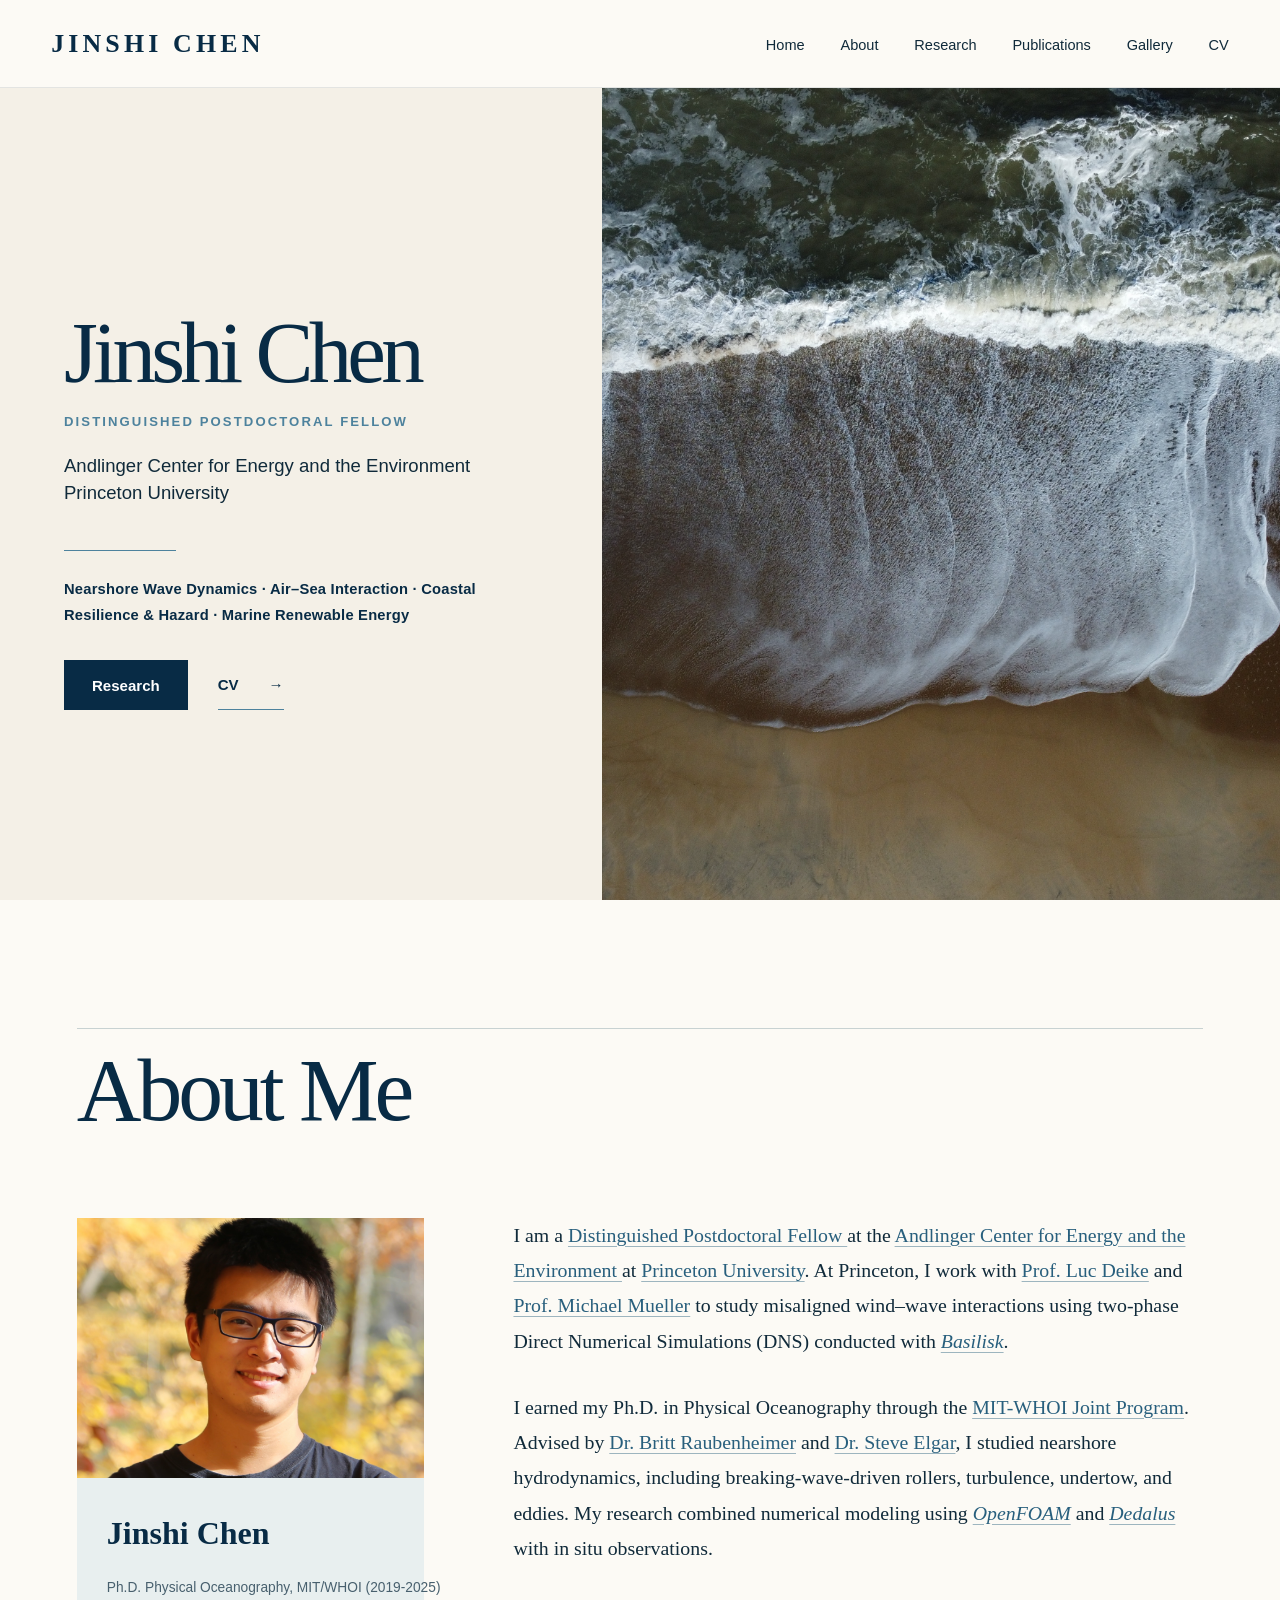
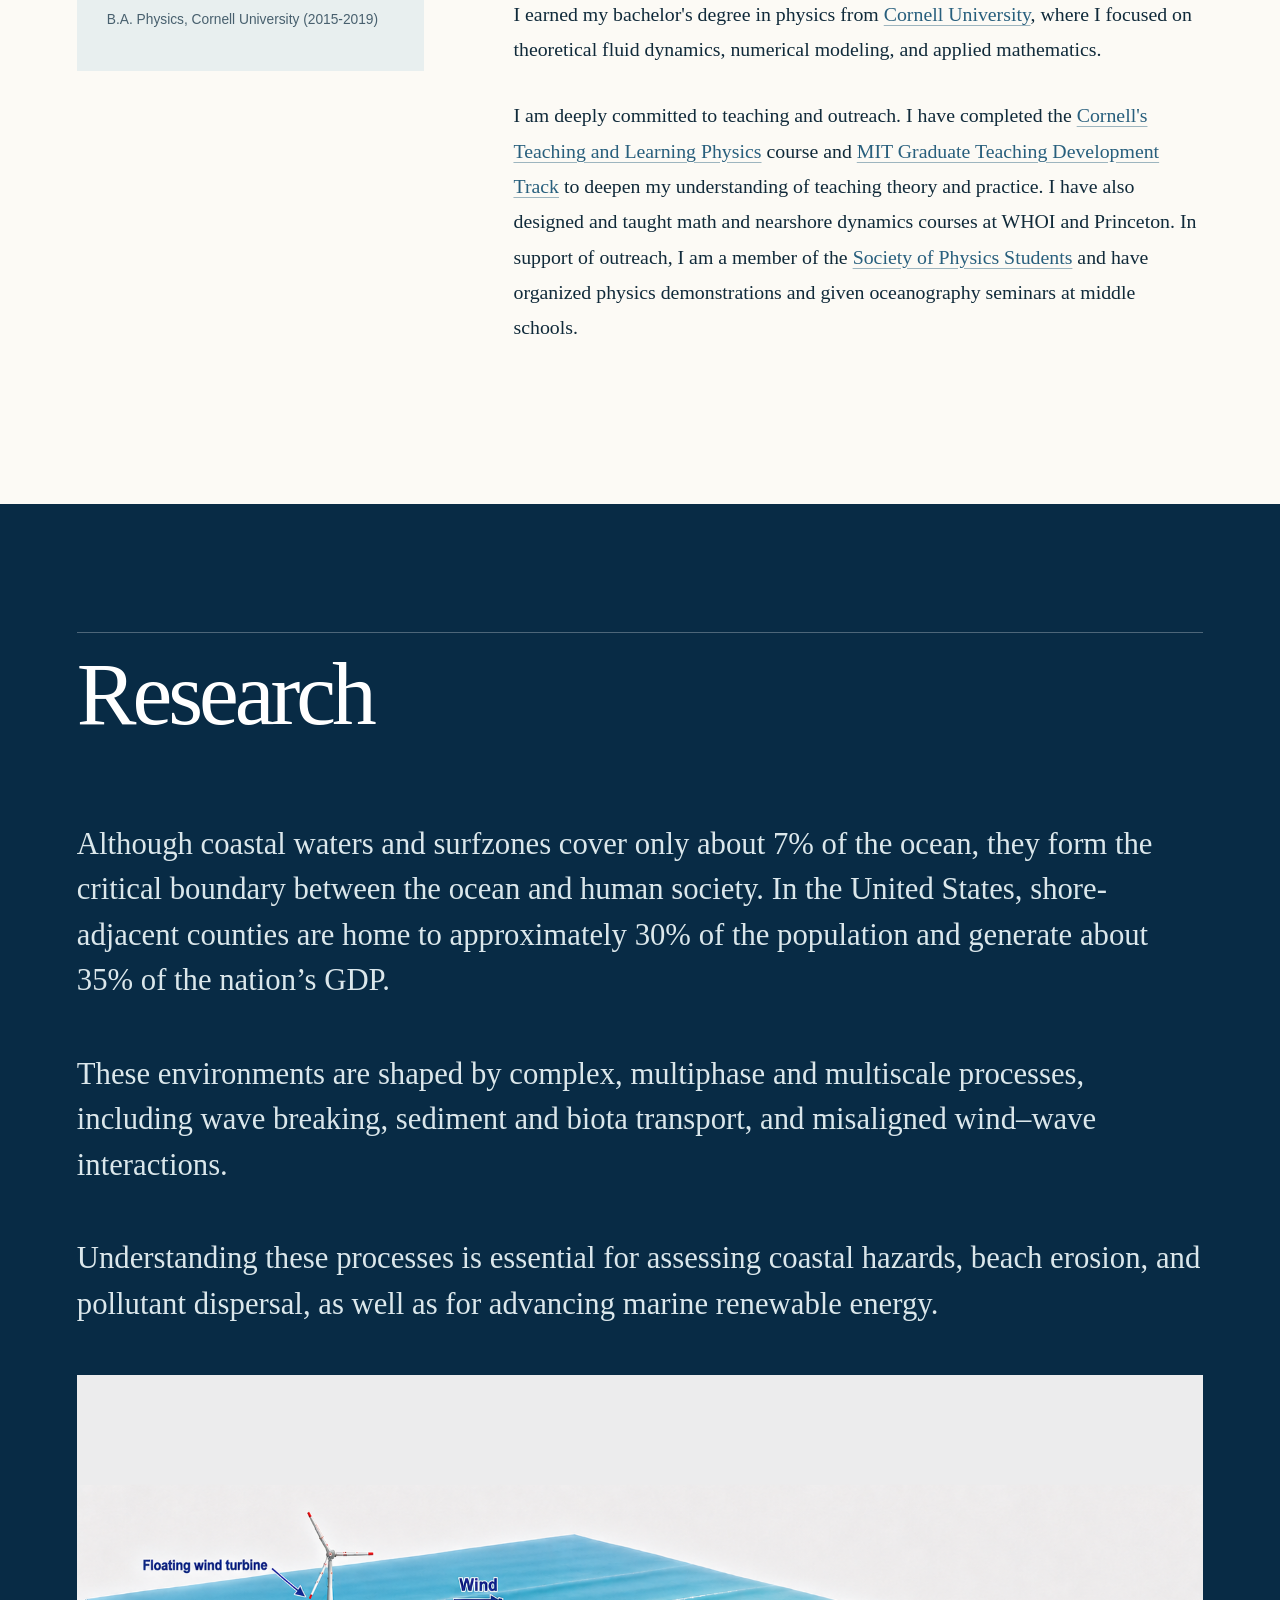
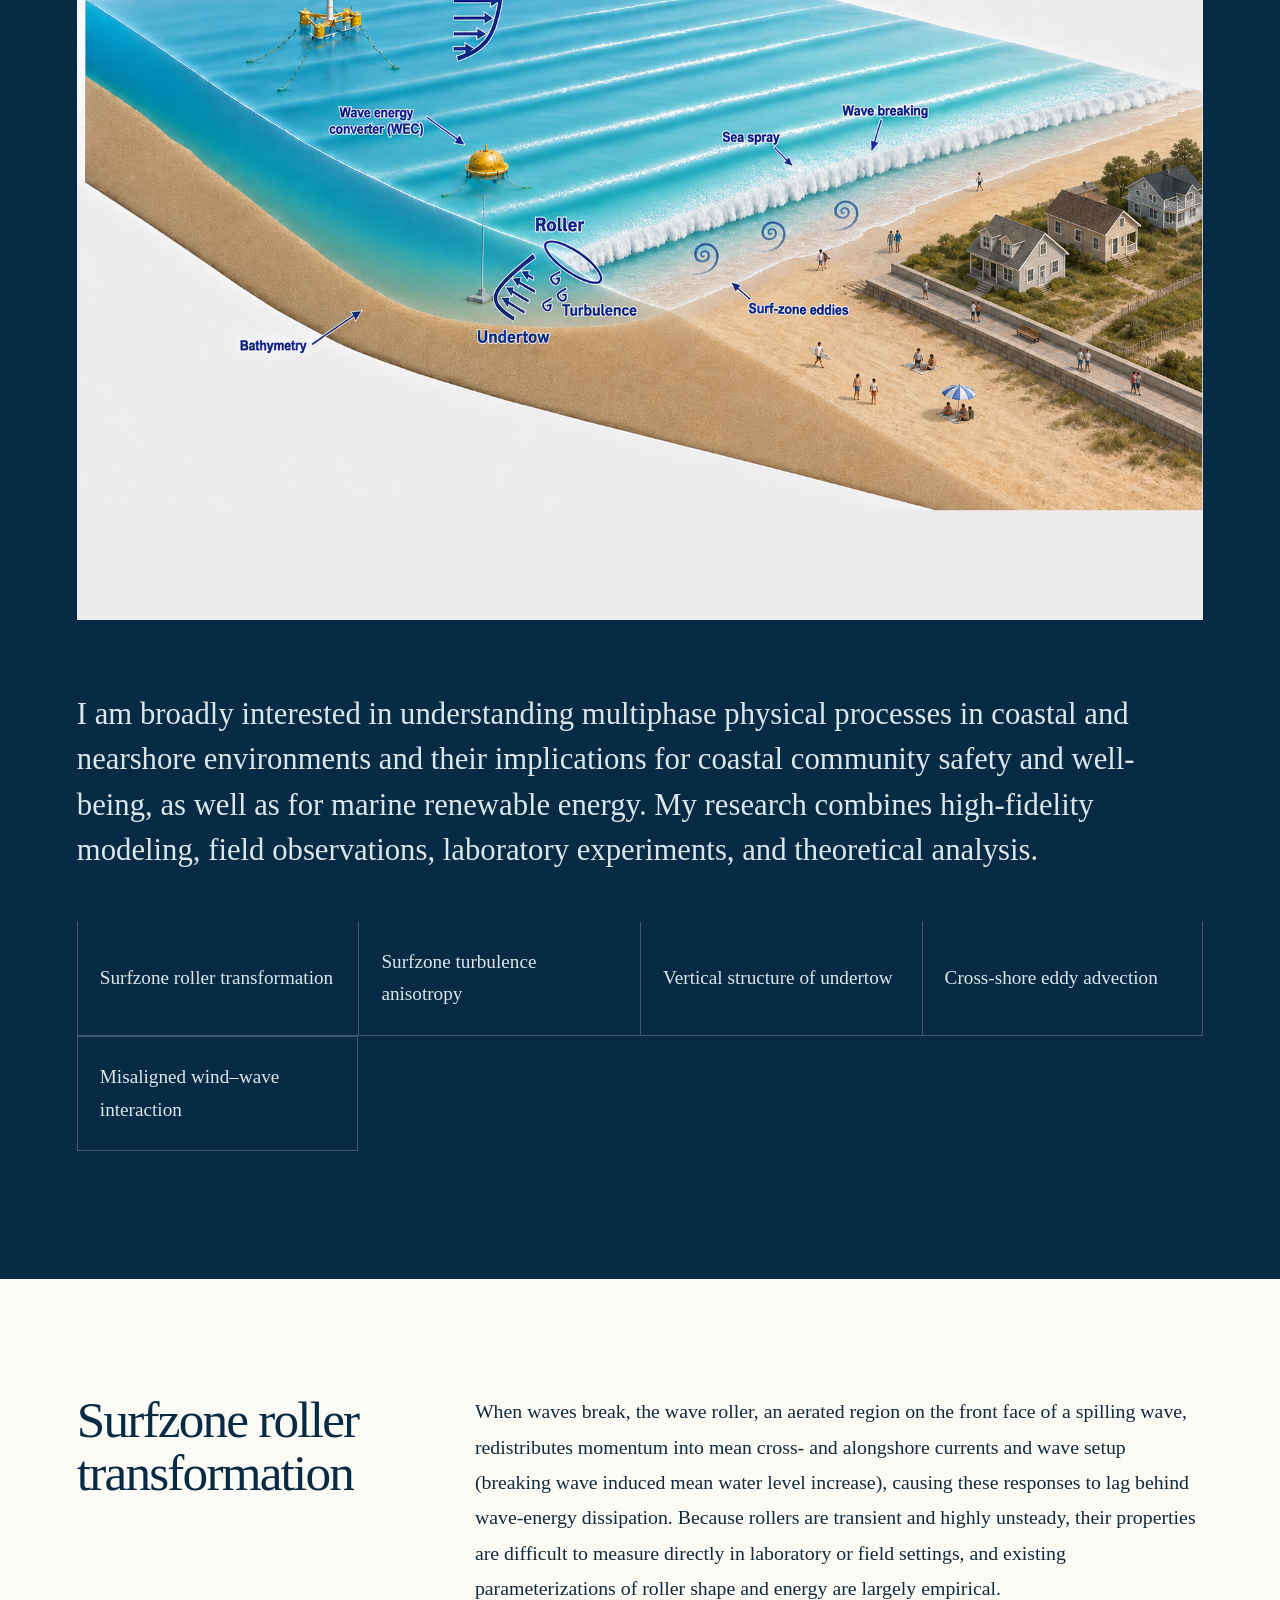
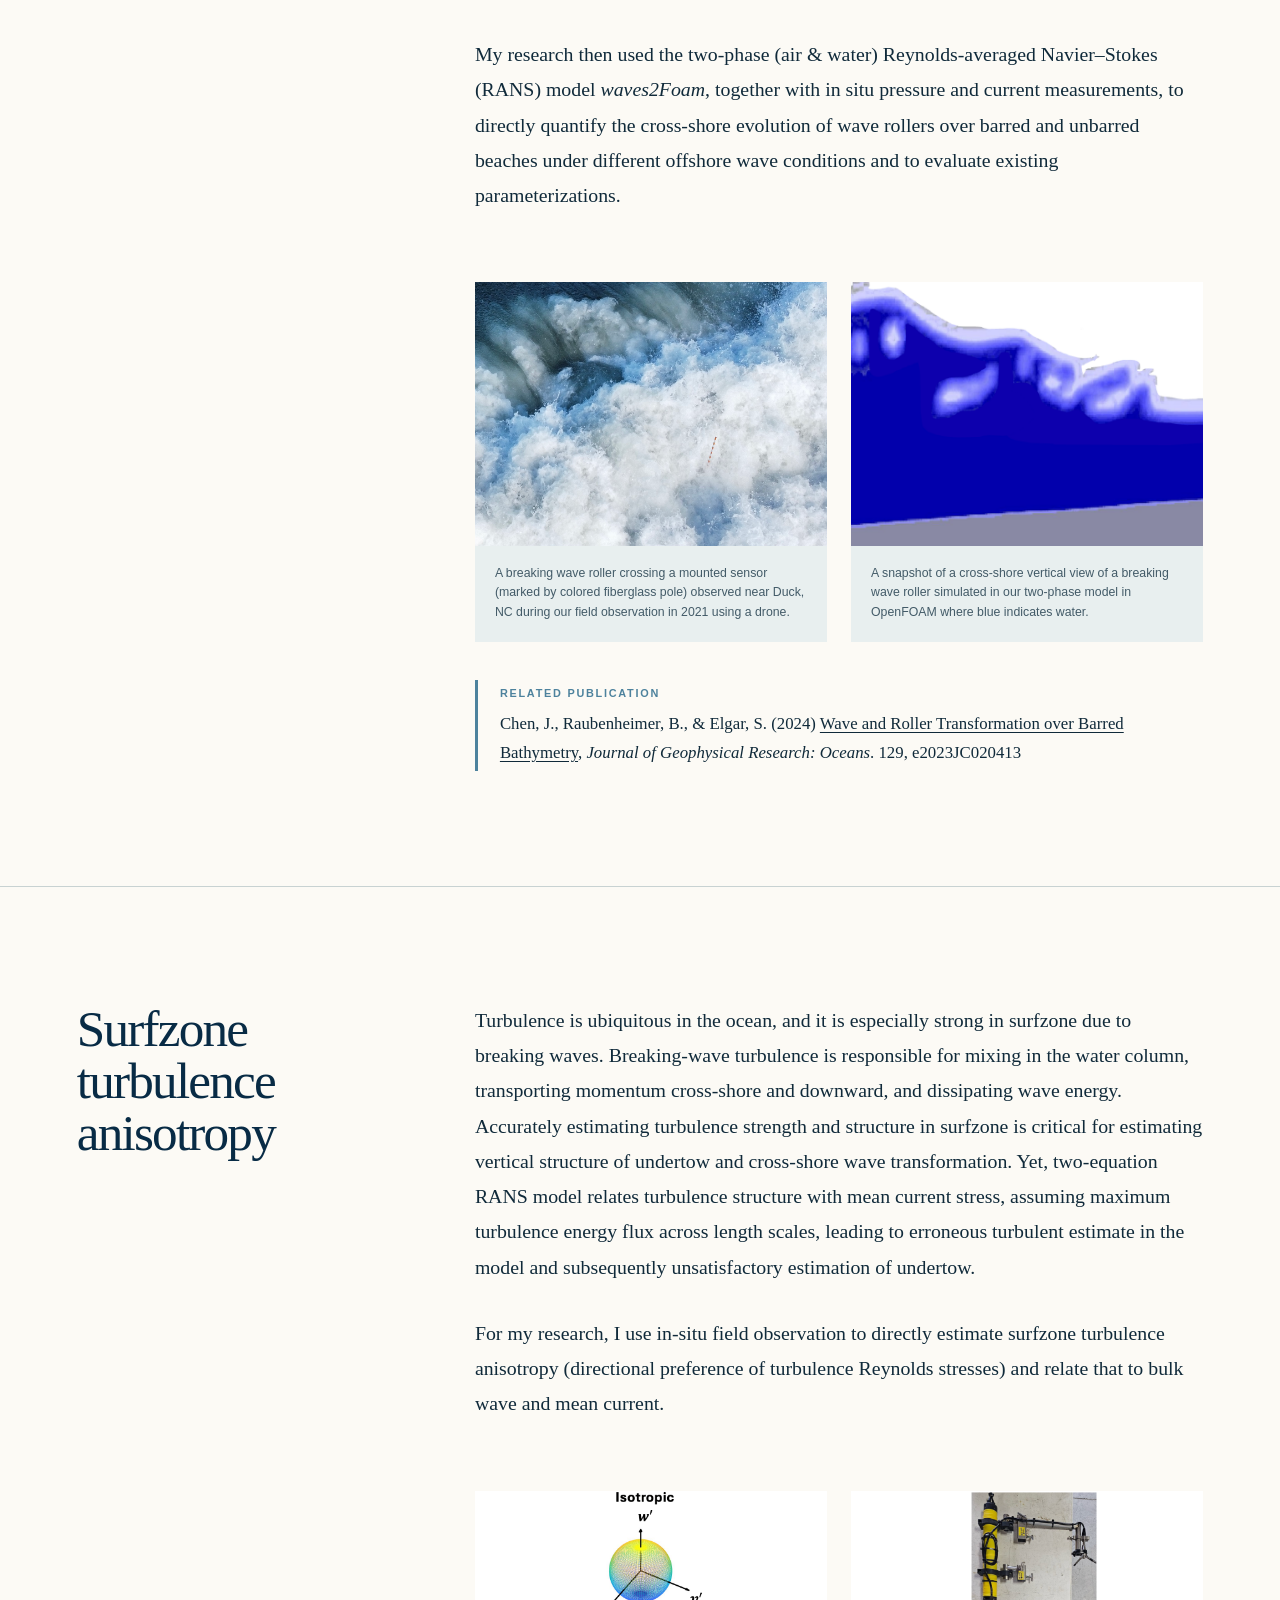
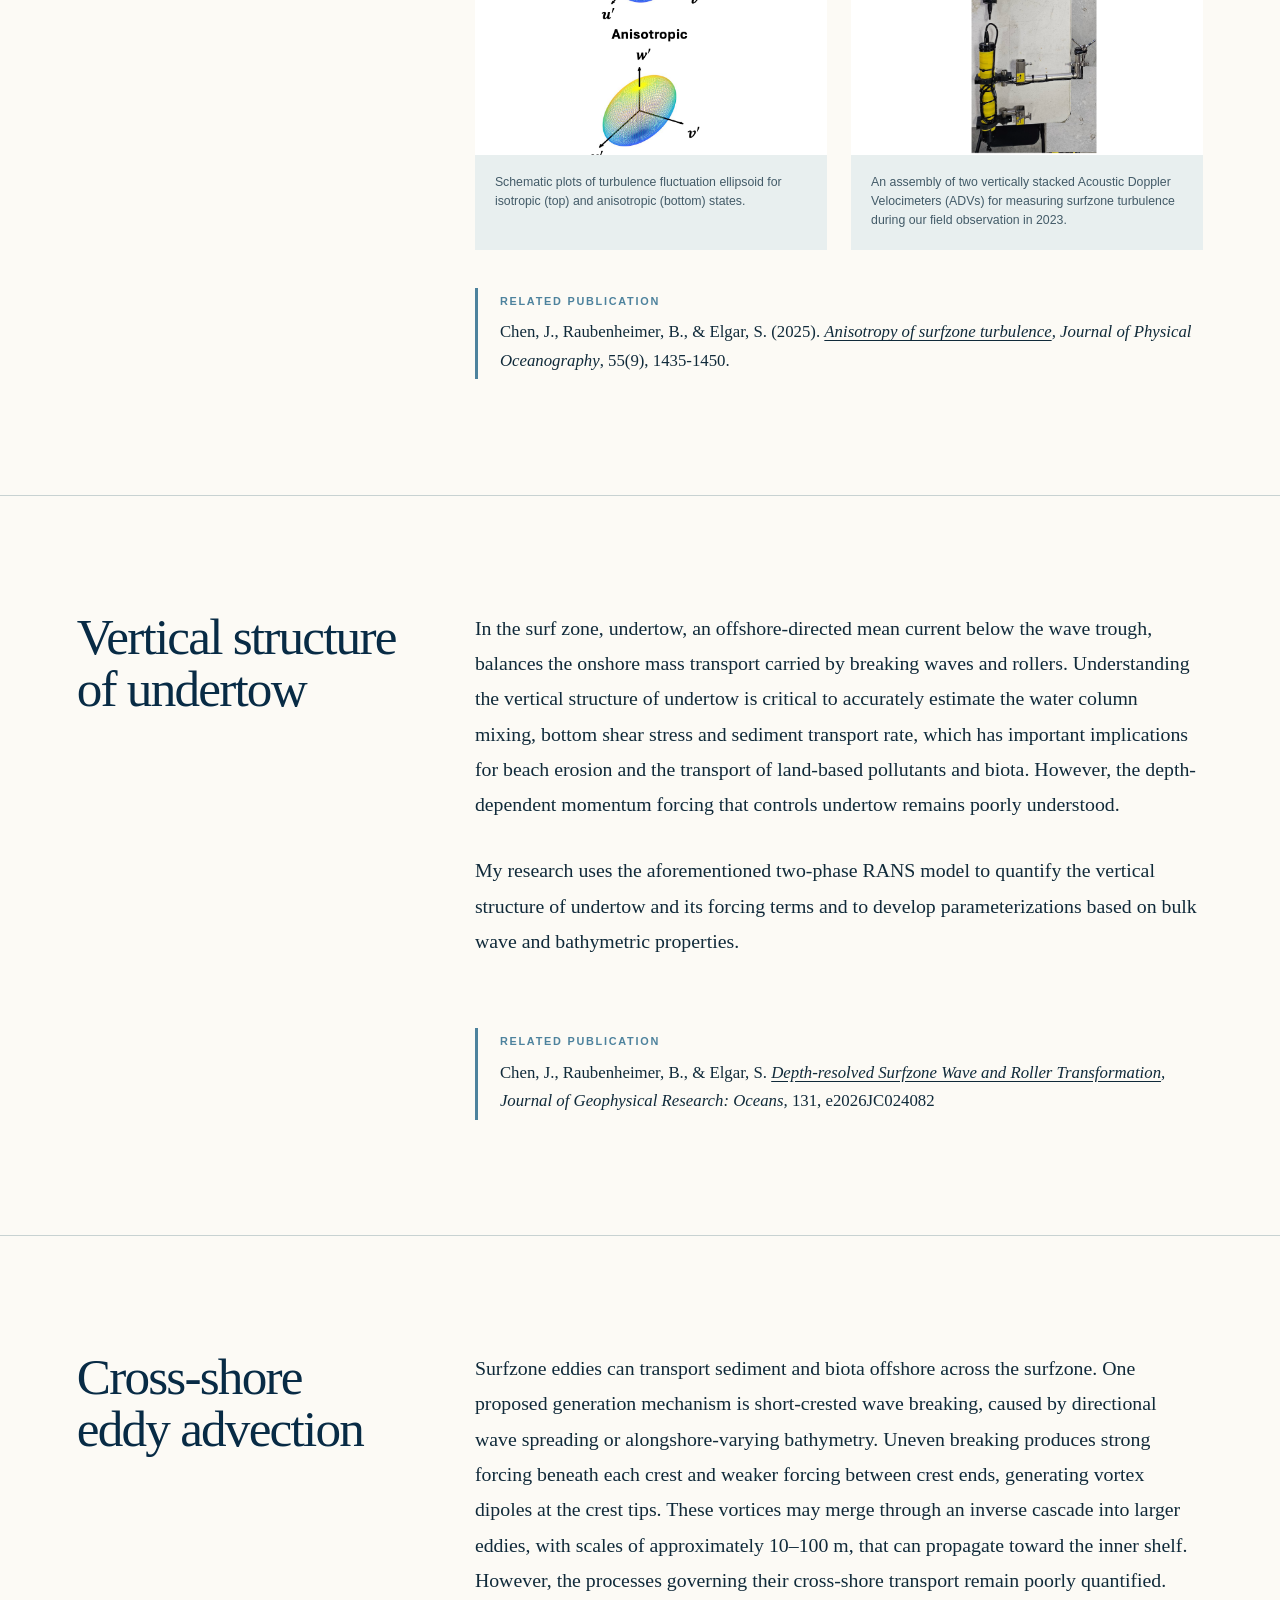
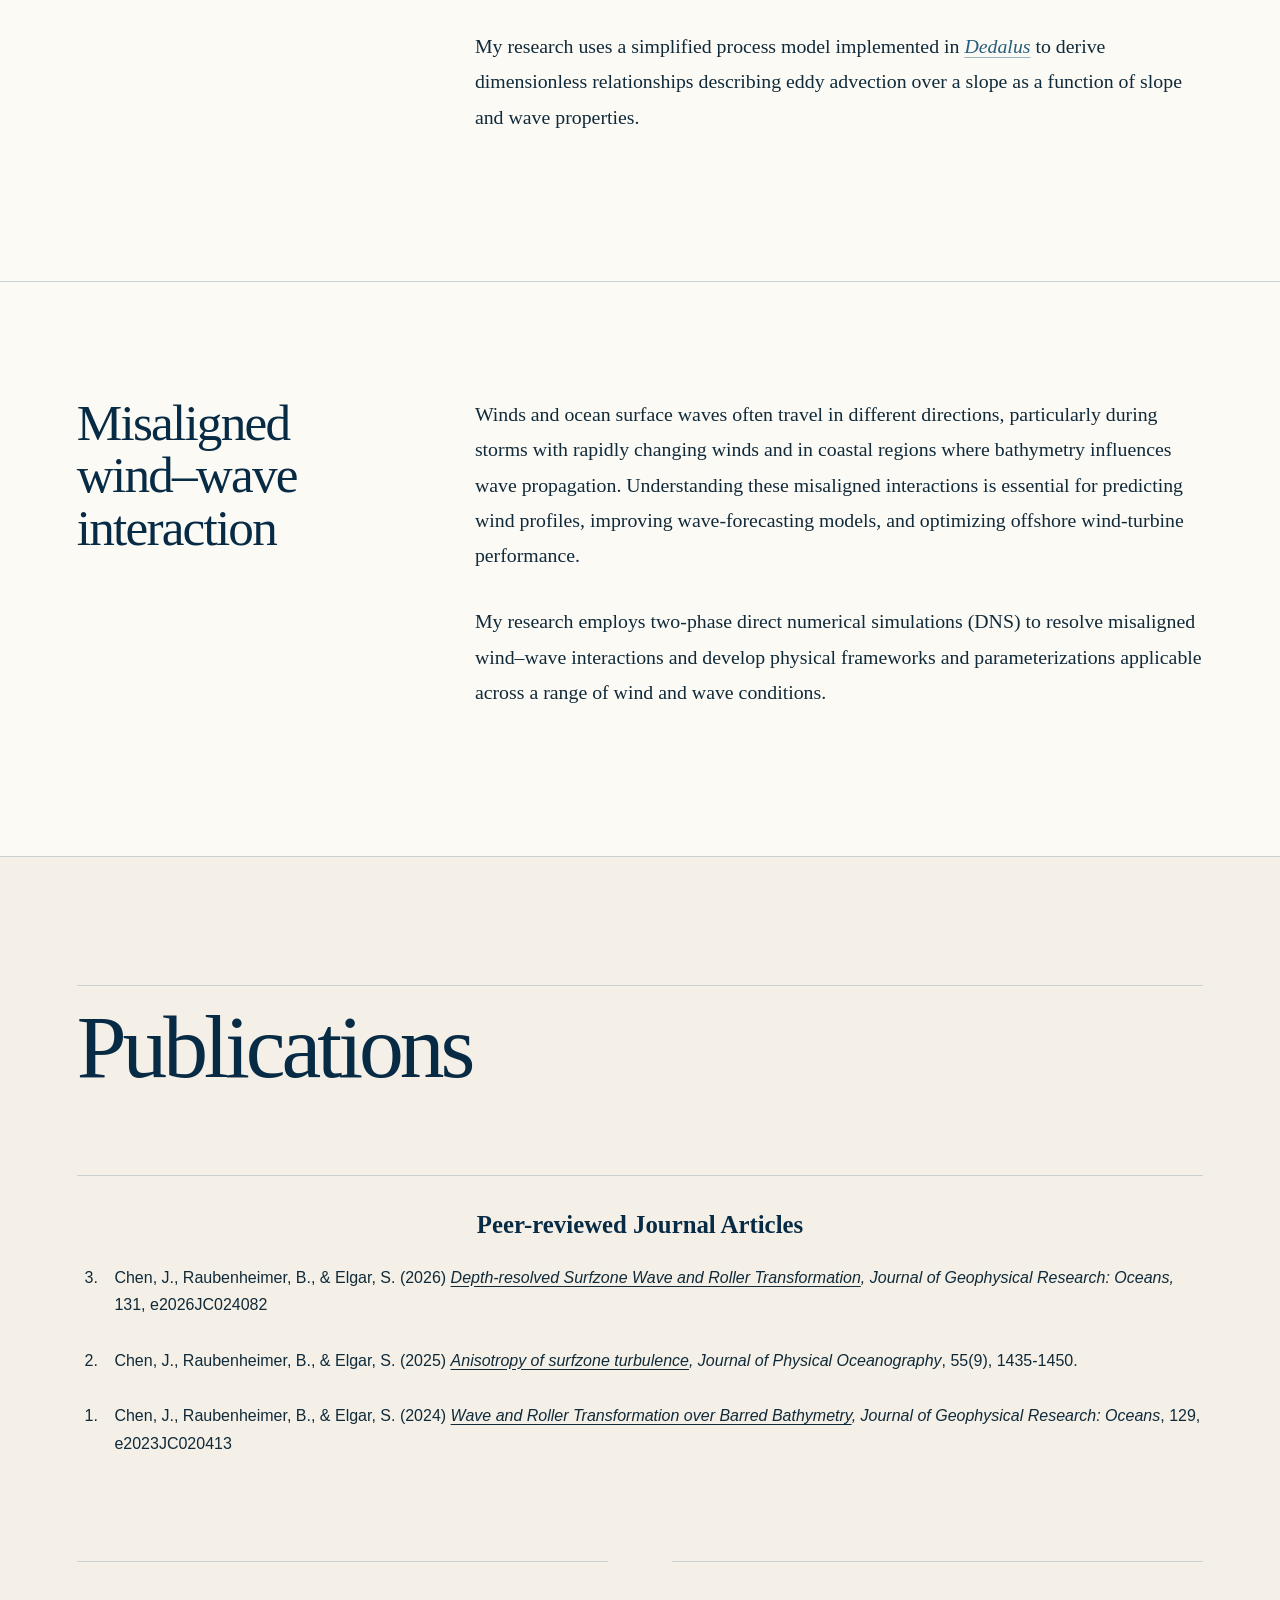
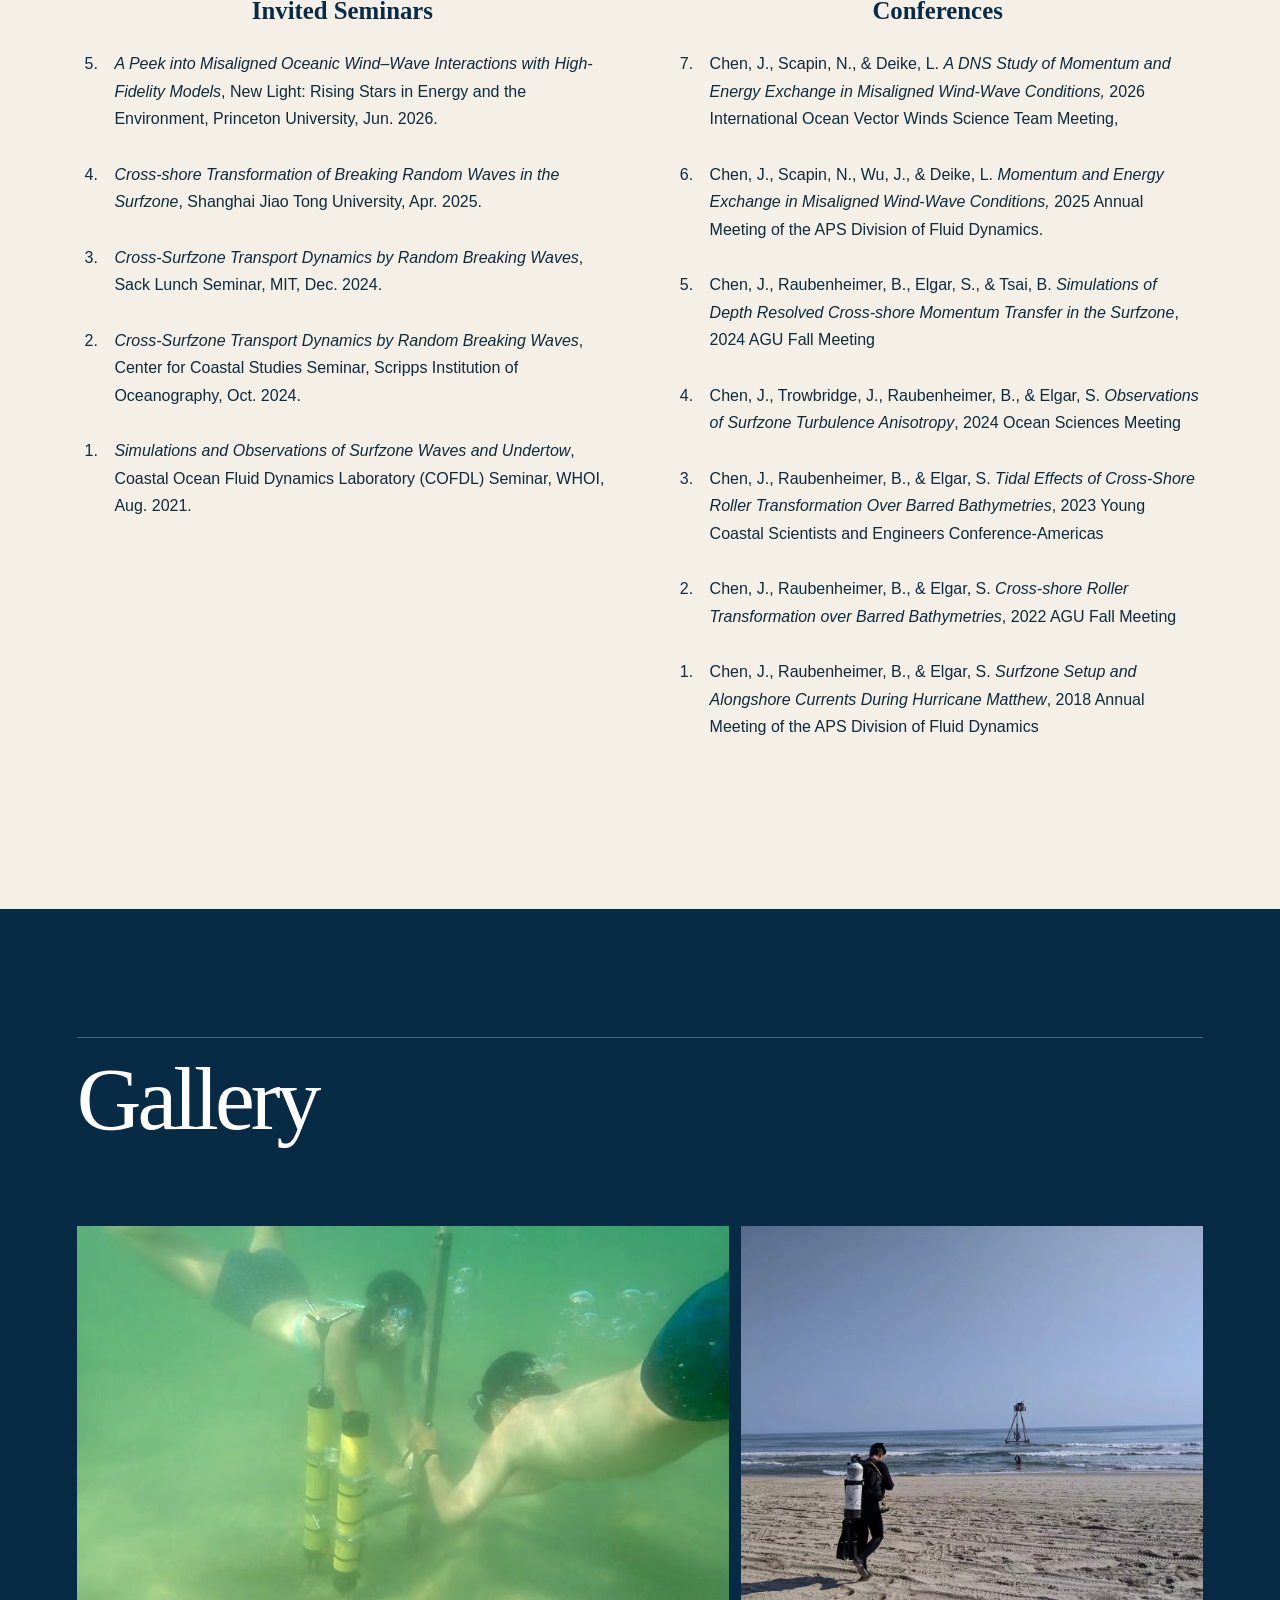
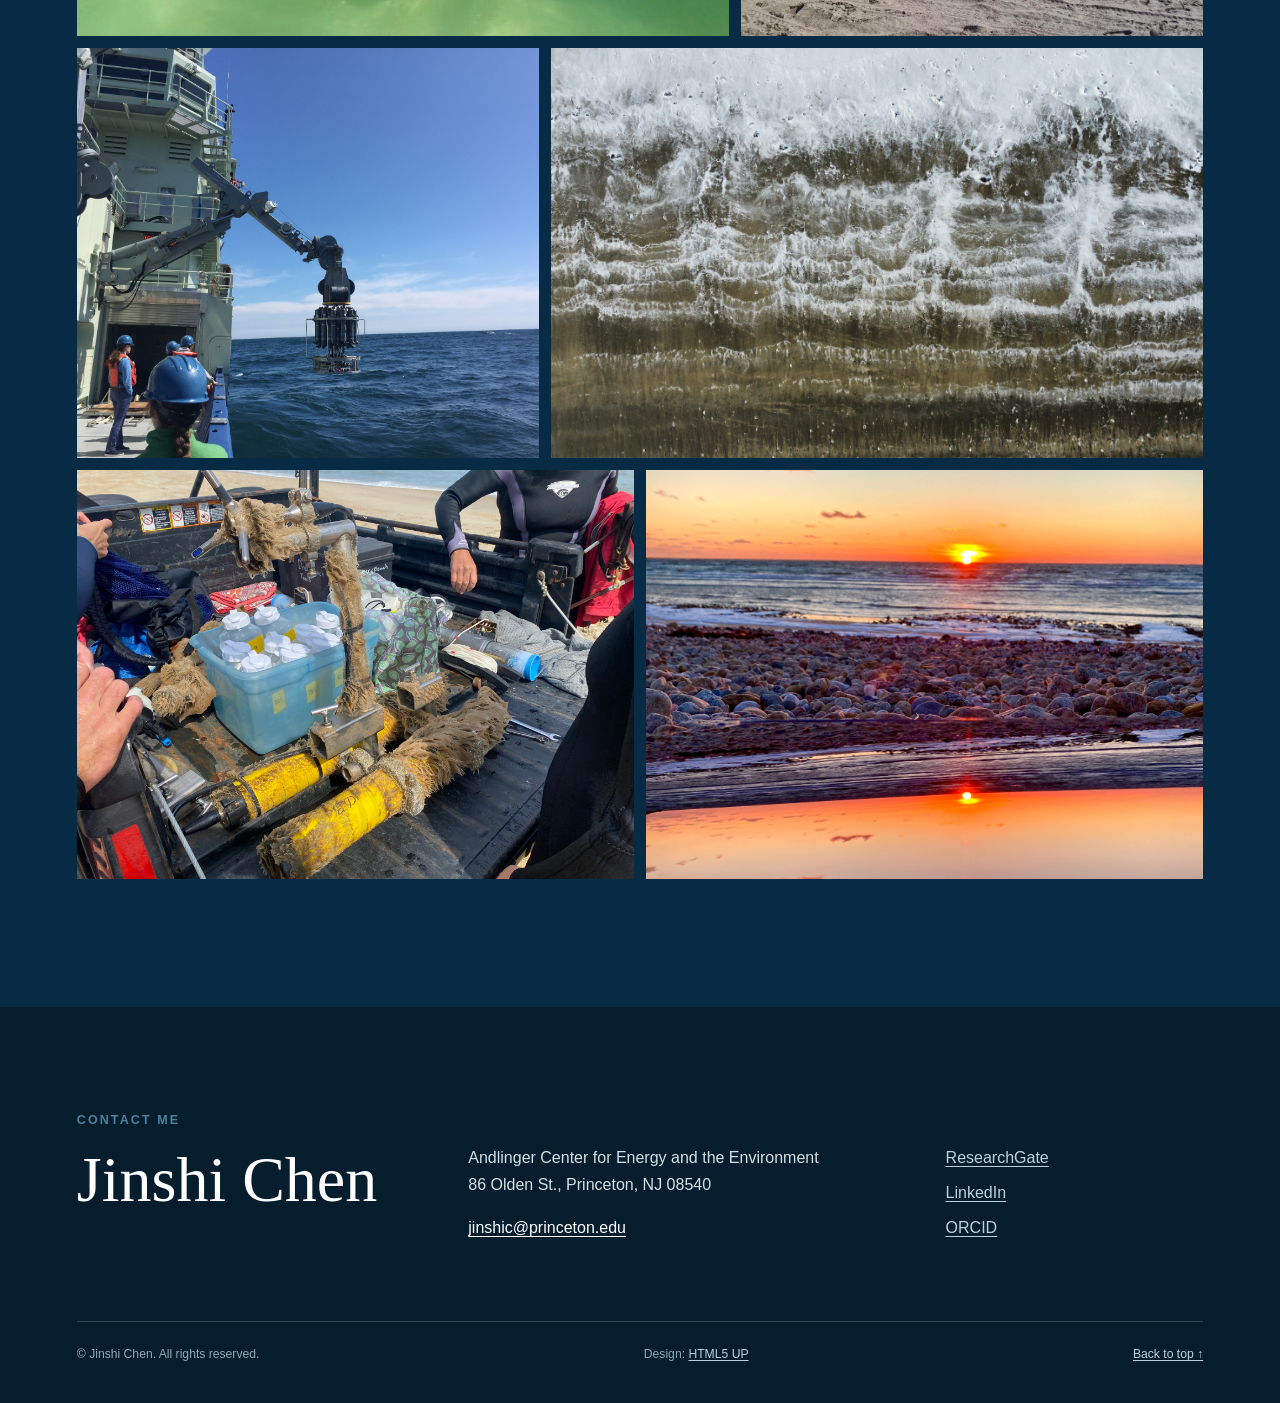
<file: index.html>
<!doctype html>
<html lang="en">
<head>
  <meta charset="utf-8">
  <meta name="viewport" content="width=device-width, initial-scale=1">
  <meta name="description" content="Jinshi Chen — research in nearshore wave dynamics, air–sea interaction, coastal resilience and hazards, and marine renewable energy">
  <title>Jinshi Chen | Ocean and Coastal Research</title>
  <link rel="icon" href="favicon.svg" type="image/svg+xml">
  <link rel="stylesheet" href="styles.css">
  <style>
    .research-intro > .research-lede {
      grid-column: 1 / -1;
      width: 100%;
      max-width: none;
      margin-left: 0;
      padding-left: 0;
      text-indent: 0;
      font-size: clamp(1.4rem, 2.4vw, 2.3rem);
    }

    .publication-groups {
      display: block;
      margin-left: 0;
    }

    .gallery-grid {
      grid-auto-rows: clamp(300px, 32vw, 420px);
    }

    .gallery-grid img {
      object-position: center;
    }

    .research-nav {
      border-bottom: 0;
      grid-template-columns: repeat(4, minmax(0, 1fr));
    }

    .research-nav > a:nth-child(-n + 4) {
      border-bottom: 1px solid rgb(255 255 255 / 22%);
    }

    .research-nav > a:nth-child(4) {
      border-right: 1px solid rgb(255 255 255 / 22%);
    }

    .research-nav > .research-nav-wind {
      grid-column: 1;
      border: 1px solid rgb(255 255 255 / 22%);
    }

    .publication-primary {
      display: grid;
      gap: clamp(1.75rem, 3vw, 3rem);
    }

    .publication-primary > article > h3,
    .presentation-columns > article > h3 {
      text-align: center;
    }

    .publication-primary > article,
    .presentation-columns > article {
      display: block;
    }

    .publication-primary > article > h3,
    .presentation-columns > article > h3 {
      margin-bottom: 1.5rem;
    }

    .presentation-columns {
      display: grid;
      grid-template-columns: repeat(2, minmax(0, 1fr));
      gap: clamp(2rem, 5vw, 5rem);
      margin-top: clamp(2.5rem, 5vw, 4.5rem);
      align-items: start;
    }

    @media (max-width: 760px) {
      .presentation-columns {
        grid-template-columns: 1fr;
      }

      .gallery-grid {
        grid-auto-rows: 66vw;
      }

      .research-nav {
        grid-template-columns: 1fr;
      }

      .research-nav > a:nth-child(-n + 4) {
        border-left: 1px solid rgb(255 255 255 / 22%);
        border-right: 1px solid rgb(255 255 255 / 22%);
        border-top: 0;
      }

      .research-nav > a:first-child {
        border-top: 1px solid rgb(255 255 255 / 22%);
      }

      .research-nav > .research-nav-wind {
        margin-top: 18px;
      }
    }

    @media (min-width: 901px) {
      .about-grid { grid-template-columns: minmax(300px, 0.78fr) 1.55fr; }
      .profile-card p:first-of-type { white-space: nowrap; }
    }
  </style>
</head>
<!-- Google tag (gtag.js) -->
<script async src="https://www.googletagmanager.com/gtag/js?id=G-4F6F3TL4S5"></script>
<script>
  window.dataLayer = window.dataLayer || [];
  function gtag(){dataLayer.push(arguments);}
  gtag('js', new Date());

  gtag('config', 'G-4F6F3TL4S5');
</script>
<body>
<main id="home">
  <header class="site-header">
    <a class="wordmark" href="#home" aria-label="Jinshi Chen — home">Jinshi Chen</a>
    <nav class="site-nav" aria-label="Primary navigation">
      <a href="#home">Home</a><a href="#about">About</a><a href="#research">Research</a>
      <a href="#publications">Publications</a><a href="#gallery">Gallery</a>
      <a href="Jinshi-Chen-CV.pdf" target="_blank" rel="noreferrer">CV</a>
    </nav>
  </header>

  <section class="hero" aria-labelledby="hero-title">
    <div class="hero-copy">
      <h1 id="hero-title">Jinshi Chen</h1>
      <p class="hero-role">Distinguished Postdoctoral Fellow</p>
      <div class="affiliation"><p>Andlinger Center for Energy and the Environment</p><p>Princeton University</p></div>
      <div class="hero-rule"></div>
      <p class="hero-focus">Nearshore Wave Dynamics <span aria-hidden="true">·</span> Air–Sea Interaction <span aria-hidden="true">·</span> Coastal Resilience &amp; Hazard <span aria-hidden="true">·</span> Marine Renewable Energy</p>
      <div class="hero-actions"><a class="button button-primary" href="#research">Research</a><a class="button button-text" href="Jinshi-Chen-CV.pdf" target="_blank" rel="noreferrer">CV <span aria-hidden="true">→</span></a></div>
    </div>
    <figure class="hero-image"><img src="images/header.jpg" alt="Ocean waves meeting the shoreline" fetchpriority="high"></figure>
  </section>

  <section class="section about-section" id="about" aria-labelledby="about-title">
    <div class="section-heading"><h2 id="about-title">About&nbsp;Me</h2></div>
    <div class="about-grid">
      <aside class="profile-card"><img src="images/pic01.jpg" alt="Portrait of Jinshi Chen" loading="lazy" decoding="async"><div><h3>Jinshi Chen</h3><p>Ph.D. Physical Oceanography, MIT/WHOI (2019-2025)</p><p>B.A. Physics, Cornell University (2015-2019)</p></div></aside>
      <article class="prose about-copy">
        <p id="wind">I am a <a href="https://acee.princeton.edu/postdoc-program/" target="_blank" rel="noreferrer">Distinguished Postdoctoral Fellow </a> at the <a href="https://acee.princeton.edu/" target="_blank" rel="noreferrer">Andlinger Center for Energy and the Environment </a> at <a href="https://princeton.edu/" target="_blank" rel="noreferrer">Princeton University</a>. At Princeton, I work with <a href="https://mae.princeton.edu/people/luc-deike" target="_blank" rel="noreferrer">Prof. Luc Deike</a> and <a href="https://mae.princeton.edu/people/michael-e-mueller" target="_blank" rel="noreferrer">Prof. Michael Mueller</a> to study misaligned wind–wave interactions using two-phase Direct Numerical Simulations (DNS) conducted with <a href="https://basilisk.fr/" target="_blank" rel="noreferrer"><em>Basilisk</em></a>.</p>
        <p>I earned my Ph.D. in Physical Oceanography through the <a href="https://mit.whoi.edu/" target="_blank" rel="noreferrer">MIT-WHOI Joint Program</a>. Advised by <a href="https://www2.whoi.edu/staff/braubenheimer2/" target="_blank" rel="noreferrer">Dr. Britt Raubenheimer</a> and <a href="https://www2.whoi.edu/staff/elgar/" target="_blank" rel="noreferrer">Dr. Steve Elgar</a>, I studied nearshore hydrodynamics, including breaking-wave-driven rollers, turbulence, undertow, and eddies. My research combined numerical modeling using <a href="https://www.openfoam.com/" target="_blank" rel="noreferrer"><em>OpenFOAM</em></a> and <a href="https://dedalus-project.org/" target="_blank" rel="noreferrer"><em>Dedalus</em></a> with in situ observations.</p>
        <p>I earned my bachelor's degree in physics from <a href="https://physics.cornell.edu/" target="_blank" rel="noreferrer">Cornell University</a>, where I focused on theoretical fluid dynamics, numerical modeling, and applied mathematics.</p>
        <p>I am deeply committed to teaching and outreach. I have completed the <a href="http://phystec.physics.cornell.edu/seminar" target="_blank" rel="noreferrer">Cornell's Teaching and Learning Physics</a> course and <a href="https://tll.mit.edu/programming/grad-student-programming/teaching-certificate-pathways/grad-teaching-development-tracks/" target="_blank" rel="noreferrer">MIT Graduate Teaching Development Track</a> to deepen my understanding of teaching theory and practice. I have also designed and taught math and nearshore dynamics courses at WHOI and Princeton. In support of outreach, I am a member of the <a href="https://www.spsnational.org/" target="_blank" rel="noreferrer">Society of Physics Students</a> and have organized physics demonstrations and given oceanography seminars at middle schools. </p>
      </article>
    </div>
  </section>

  <section class="research-intro" id="research" aria-labelledby="research-title">
    <div class="section-heading light"><h2 id="research-title">Research</h2></div>
<p class="research-lede">Although coastal waters and surfzones cover only about 7% of the ocean, they form the critical boundary between the ocean and human society. In the United States, shore-adjacent counties are home to approximately 30% of the population and generate about 35% of the nation’s GDP.</p>

<p class="research-lede">These environments are shaped by complex, multiphase and multiscale processes, including wave breaking, sediment and biota transport, and misaligned wind–wave interactions.</p>

<p class="research-lede">Understanding these processes is essential for assessing coastal hazards, beach erosion, and pollutant dispersal, as well as for advancing marine renewable energy.</p>
    <figure class="research-overview">
      <div class="research-overview-image">
        <img src="images/coastal-processes-schematic.png" alt="Schematic coastal cross-section showing offshore wind, a floating wind turbine, a wave energy converter, breaking waves, a roller, turbulence, undertow, surfzone eddies, bathymetry, beach houses, and beach visitors" loading="lazy" decoding="async">
        <a class="figure-hotspot hotspot-wind" href="#wind-wave" aria-label="Wind: jump to Misaligned wind–wave interaction" title="Wind — view related research"></a>
        <a class="figure-hotspot hotspot-roller" href="#roller" aria-label="Roller: jump to Surfzone roller transformation" title="Roller — view related research"></a>
        <a class="figure-hotspot hotspot-turbulence" href="#turbulence" aria-label="Turbulence: jump to Surfzone turbulence anisotropy" title="Turbulence — view related research"></a>
        <a class="figure-hotspot hotspot-undertow" href="#undertow" aria-label="Undertow: jump to Vertical structure of undertow over sandbar" title="Undertow — view related research"></a>
        <a class="figure-hotspot hotspot-eddies" href="#eddy" aria-label="Surfzone eddies: jump to Cross-shore eddy advection" title="Surfzone eddies — view related research"></a>
      </div>
      <nav class="research-mobile-links" aria-label="Research figure topics">
        <p>Explore my research in detail</p>
        <a href="#wind-wave">Misaligned wind-wave</a>
        <a href="#roller">Roller</a>
        <a href="#turbulence">Turbulence</a>
        <a href="#undertow">Undertow</a>
        <a href="#eddy">Eddies</a>
      </nav>
    </figure>
<p class="research-lede">I am broadly interested in understanding multiphase physical processes in coastal and nearshore environments and their implications for coastal community safety and well-being, as well as for marine renewable energy. My research combines high-fidelity modeling, field observations, laboratory experiments, and theoretical analysis.</p>

    <div class="research-nav" aria-label="Research topics"><a href="#roller"><span>01</span>Surfzone roller transformation</a><a href="#turbulence"><span>02</span>Surfzone turbulence anisotropy</a><a href="#undertow"><span>03</span>Vertical structure of undertow</a><a href="#eddy"><span>04</span>Cross-shore eddy advection</a><a class="research-nav-wind" href="#wind-wave"><span>05</span>Misaligned wind–wave interaction</a></div>
  </section>

  <section class="research-list" aria-label="Research areas">
    <article class="research-item" id="roller">
      <header class="research-item-heading"><span>01</span><h3>Surfzone roller transformation</h3></header>
      <div class="prose research-copy"><p>When waves break, the wave roller, an aerated region on the front face of a spilling wave, redistributes momentum into mean cross- and alongshore currents and wave setup (breaking wave induced mean water level increase), causing these responses to lag behind wave-energy dissipation. Because rollers are transient and highly unsteady, their properties are difficult to measure directly in laboratory or field settings, and existing parameterizations of roller shape and energy are largely empirical.</p>

<p>My research then used the two-phase (air & water) Reynolds-averaged Navier–Stokes (RANS) model <em>waves2Foam</em>, together with in situ pressure and current measurements, to directly quantify the cross-shore evolution of wave rollers over barred and unbarred beaches under different offshore wave conditions and to evaluate existing parameterizations.
</p></div>
      <div class="research-images"><figure><img src="images/Breaking.jpg" alt="A breaking wave roller viewed from above" loading="lazy" decoding="async"><figcaption>A breaking wave roller crossing a mounted sensor (marked by colored fiberglass pole) observed near Duck, NC during our field observation in 2021 using a drone.</figcaption></figure><figure><img src="images/Breaking_model.png" alt="Numerical model of a breaking wave roller" loading="lazy" decoding="async"><figcaption>A snapshot of a cross-shore vertical view of a breaking wave roller simulated in our two-phase model in OpenFOAM where blue indicates water.</figcaption></figure></div>
      <p class="related-publication"><span>Related publication</span>Chen, J., Raubenheimer, B., &amp; Elgar, S. (2024) <a href="https://agupubs.onlinelibrary.wiley.com/doi/full/10.1029/2023JC020413" target="_blank" rel="noreferrer">Wave and Roller Transformation over Barred Bathymetry</a>, <em>Journal of Geophysical Research: Oceans</em>. 129, e2023JC020413</p>
    </article>
    <article class="research-item" id="turbulence">
      <header class="research-item-heading"><span>02</span><h3>Surfzone turbulence anisotropy</h3></header>
      <div class="prose research-copy"><p>Turbulence is ubiquitous in the ocean, and it is especially strong in surfzone due to breaking waves. Breaking-wave turbulence is responsible for mixing in the water column, transporting momentum cross-shore and downward, and dissipating wave energy. Accurately estimating turbulence strength and structure in surfzone is critical for estimating vertical structure of undertow and cross-shore wave transformation. Yet, two-equation RANS model relates turbulence structure with mean current stress, assuming maximum turbulence energy flux across length scales, leading to erroneous turbulent estimate in the model and subsequently unsatisfactory estimation of undertow. </p>
<p> For my research, I use in-situ field observation to directly estimate surfzone turbulence anisotropy (directional preference of turbulence Reynolds stresses) and relate that to bulk wave and mean current.</p></div>
      <div class="research-images"><figure><img src="images/turbulence_sketch.png" alt="Schematic turbulence fluctuation ellipsoids" loading="lazy" decoding="async"><figcaption>Schematic plots of turbulence fluctuation ellipsoid for isotropic (top) and anisotropic (bottom) states.</figcaption></figure><figure><img src="images/turbulence_setup.png" alt="Two vertically stacked Acoustic Doppler Velocimeters" loading="lazy" decoding="async"><figcaption>An assembly of two vertically stacked Acoustic Doppler Velocimeters (ADVs) for measuring surfzone turbulence during our field observation in 2023.</figcaption></figure></div>
      <p class="related-publication"><span>Related publication</span>Chen, J., Raubenheimer, B., & Elgar, S. (2025). <em> <a href="https://journals.ametsoc.org/view/journals/phoc/55/9/JPO-D-24-0177.1.xml" target="_blank" rel="noreferrer">Anisotropy of surfzone turbulence</a>, Journal of Physical Oceanography</em>, 55(9), 1435-1450.</p>
    </article>
    <article class="research-item" id="undertow"><header class="research-item-heading"><span>03</span><h3>Vertical structure of undertow</h3></header><div class="prose research-copy"><p> In the surf zone, undertow, an offshore-directed mean current below the wave trough, balances the onshore mass transport carried by breaking waves and rollers. Understanding the vertical structure of undertow is critical to accurately estimate the water column mixing, bottom shear stress and sediment transport rate, which has important implications for beach erosion and the transport of land-based pollutants and biota. However, the depth-dependent momentum forcing that controls undertow remains poorly understood. </p>

    <p>My research uses the aforementioned two-phase RANS model to quantify the vertical structure of undertow and its forcing terms and to develop parameterizations based on bulk wave and bathymetric properties.</p></div>
    <p class="related-publication"><span>Related publication</span>Chen, J., Raubenheimer, B., & Elgar, S. <em> <a href="https://agupubs.onlinelibrary.wiley.com/doi/10.1029/2026JC024082" target="_blank" rel="noreferrer">Depth-resolved Surfzone Wave and Roller Transformation</a>, Journal of Geophysical Research: Oceans,</em> 131, e2026JC024082</p>
</article>

    <article class="research-item" id="eddy"><header class="research-item-heading"><span>04</span><h3>Cross-shore eddy advection</h3></header><div class="prose research-copy"><p>Surfzone eddies can transport sediment and biota offshore across the surfzone. One proposed generation mechanism is short-crested wave breaking, caused by directional wave spreading or alongshore-varying bathymetry. Uneven breaking produces strong forcing beneath each crest and weaker forcing between crest ends, generating vortex dipoles at the crest tips. These vortices may merge through an inverse cascade into larger eddies, with scales of approximately 10–100 m, that can propagate toward the inner shelf. However, the processes governing their cross-shore transport remain poorly quantified.</p>

<p>My research uses a simplified process model implemented in <a href="https://dedalus-project.org/" target="_blank" rel="noreferrer"><em>Dedalus</em></a> to derive dimensionless relationships describing eddy advection over a slope as a function of slope and wave properties.</p></div></article>

    <article class="research-item" id="wind-wave">
      <header class="research-item-heading"><span>05</span><h3>Misaligned wind–wave interaction</h3></header>
      <div class="prose research-copy"><p>Winds and ocean surface waves often travel in different directions, particularly during storms with rapidly changing winds and in coastal regions where bathymetry influences wave propagation. Understanding these misaligned interactions is essential for predicting wind profiles, improving wave-forecasting models, and optimizing offshore wind-turbine performance.</p>

<p>My research employs two-phase direct numerical simulations (DNS) to resolve misaligned wind–wave interactions and develop physical frameworks and parameterizations applicable across a range of wind and wave conditions.</p></div>
    </article>
  </section>

  <section class="section publications-section" id="publications" aria-labelledby="publications-title">
    <div class="section-heading"><h2 id="publications-title">Publications</h2></div>
    <div class="publication-groups">
      <div class="publication-primary">
        <article><h3>Peer-reviewed Journal Articles</h3><ol reversed start="3"><li>Chen, J., Raubenheimer, B., & Elgar, S. (2026)<em> <a href="https://agupubs.onlinelibrary.wiley.com/doi/10.1029/2026JC024082" target="_blank" rel="noreferrer">Depth-resolved Surfzone Wave and Roller Transformation</a>, Journal of Geophysical Research: Oceans,</em> 131, e2026JC024082</p></li><li>Chen, J., Raubenheimer, B., & Elgar, S. (2025) <em> <a href="https://journals.ametsoc.org/view/journals/phoc/55/9/JPO-D-24-0177.1.xml" target="_blank" rel="noreferrer">Anisotropy of surfzone turbulence</a>, Journal of Physical Oceanography</em>, 55(9), 1435-1450.</li><li>Chen, J., Raubenheimer, B., &amp; Elgar, S. (2024) <em><a href="https://agupubs.onlinelibrary.wiley.com/doi/full/10.1029/2023JC020413" target="_blank" rel="noreferrer">Wave and Roller Transformation over Barred Bathymetry</a>, Journal of Geophysical Research: Oceans</em>, 129, e2023JC020413</li></ol></article>
      </div>
      <div class="presentation-columns">
        <article class="seminar-list"><h3>Invited Seminars</h3><ol reversed start="5"><li><em>A Peek into Misaligned Oceanic Wind–Wave Interactions with High-Fidelity Models</em>, New Light: Rising Stars in Energy and the Environment, Princeton University, Jun. 2026.</li><li><em>Cross-shore Transformation of Breaking Random Waves in the Surfzone</em>, Shanghai Jiao Tong University, Apr. 2025.</li><li><em>Cross-Surfzone Transport Dynamics by Random Breaking Waves</em>, Sack Lunch Seminar, MIT, Dec. 2024.</li><li><em>Cross-Surfzone Transport Dynamics by Random Breaking Waves</em>, Center for Coastal Studies Seminar, Scripps Institution of Oceanography, Oct. 2024.</li><li><em>Simulations and Observations of Surfzone Waves and Undertow</em>, Coastal Ocean Fluid Dynamics Laboratory (COFDL) Seminar, WHOI, Aug. 2021.</li></ol></article>
        <article class="conference-list"><h3>Conferences</h3><ol reversed start="7"><li>Chen, J., Scapin, N., & Deike, L. <em>A DNS Study of Momentum and Energy Exchange in Misaligned Wind-Wave Conditions,</em> 2026 International Ocean Vector Winds Science Team Meeting,</li><li>Chen, J., Scapin, N., Wu, J., & Deike, L. <em>Momentum and Energy Exchange in Misaligned Wind-Wave Conditions, </em>2025 Annual Meeting of the APS Division of Fluid Dynamics.</li><li>Chen, J., Raubenheimer, B., Elgar, S., &amp; Tsai, B. <em>Simulations of Depth Resolved Cross-shore Momentum Transfer in the Surfzone</em>, 2024 AGU Fall Meeting</li><li>Chen, J., Trowbridge, J., Raubenheimer, B., &amp; Elgar, S. <em>Observations of Surfzone Turbulence Anisotropy</em>, 2024 Ocean Sciences Meeting</li><li>Chen, J., Raubenheimer, B., &amp; Elgar, S. <em>Tidal Effects of Cross-Shore Roller Transformation Over Barred Bathymetries</em>, 2023 Young Coastal Scientists and Engineers Conference-Americas</li><li>Chen, J., Raubenheimer, B., &amp; Elgar, S. <em>Cross-shore Roller Transformation over Barred Bathymetries</em>, 2022 AGU Fall Meeting</li><li>Chen, J., Raubenheimer, B., &amp; Elgar, S. <em>Surfzone Setup and Alongshore Currents During Hurricane Matthew</em>, 2018 Annual Meeting of the APS Division of Fluid Dynamics</li></ol></article>
      </div>
    </div>
  </section>

  <section class="gallery-section" id="gallery" aria-labelledby="gallery-title"><div class="section-heading light"><h2 id="gallery-title">Gallery</h2></div><div class="gallery-grid"><figure><img src="images/field_1.JPG" alt="Divers installing oceanographic instruments underwater in the surfzone" loading="lazy" decoding="async"></figure><figure><img src="images/field_2.JPG" alt="A diver entering a beach field site with an offshore instrument tower" loading="lazy" decoding="async"></figure><figure><img src="images/field_3.JPG" alt="An oceanographic instrument package being deployed from a research vessel" loading="lazy" decoding="async"></figure><figure><img src="images/layer.jpg" alt="Layered water and ice textures" loading="lazy" decoding="async"></figure><figure><img src="images/field_4.JPG" alt="Oceanographic instruments recovered after a coastal field deployment" loading="lazy" decoding="async"></figure><figure><img src="images/mirror.JPG" alt="Sunset reflected in a calm shoreline pool" loading="lazy" decoding="async"></figure></div></section>

  <footer class="site-footer" id="contact">
    <div><p class="eyebrow">Contact me</p><h2>Jinshi Chen</h2></div>
    <address><p>Andlinger Center for Energy and the Environment</p><p>86 Olden St., Princeton, NJ 08540</p><a href="mailto:jinshic@princeton.edu">jinshic@princeton.edu</a></address>
    <div class="social-links"><a href="https://www.researchgate.net/profile/Jinshi-Chen" target="_blank" rel="noreferrer">ResearchGate</a><a href="https://www.linkedin.com/in/jinshichen/" target="_blank" rel="noreferrer">LinkedIn</a><a href="https://orcid.org/0009-0007-6453-5265" target="_blank" rel="noreferrer">ORCID</a></div>
    <div class="footer-bottom"><p>© Jinshi Chen. All rights reserved.</p><p>Design: <a href="http://html5up.net" target="_blank" rel="noreferrer">HTML5 UP</a></p><a href="#home">Back to top ↑</a></div>
  </footer>
</main>
</body>
</html>
</file>
<file: styles.css>
:root {
  --navy: #082b45;
  --ink: #102a3a;
  --blue: #4d829d;
  --ivory: #f4f0e7;
  --paper: #fcfaf5;
  --rule: #c8d2d2;
  --mist: #e8efef;
  --white: #ffffff;
}

* {
  box-sizing: border-box;
}

html {
  scroll-behavior: smooth;
  scroll-padding-top: 90px;
}

body {
  --serif: Georgia, Georgia, "Times New Roman", serif;
  --sans: Arial, Arial, Helvetica, sans-serif;
  margin: 0;
  background: var(--paper);
  color: var(--ink);
  font-family: var(--sans);
  font-size: 16px;
  line-height: 1.7;
  text-rendering: optimizeLegibility;
}

a {
  color: inherit;
  text-underline-offset: 0.2em;
}

a:focus-visible {
  outline: 3px solid #6ab2d4;
  outline-offset: 4px;
}

img {
  display: block;
  max-width: 100%;
}

p,
h1,
h2,
h3,
figure {
  margin-top: 0;
}

.site-header {
  align-items: center;
  background: rgb(252 250 245 / 94%);
  border-bottom: 1px solid rgb(16 42 58 / 10%);
  display: flex;
  height: 88px;
  justify-content: space-between;
  padding: 0 clamp(24px, 4vw, 64px);
  position: sticky;
  top: 0;
  z-index: 20;
  backdrop-filter: blur(14px);
}

.wordmark {
  color: var(--navy);
  font-family: var(--serif);
  font-size: 1.62rem;
  font-weight: 600;
  letter-spacing: 0.16em;
  line-height: 1;
  text-decoration: none;
  text-transform: uppercase;
  white-space: nowrap;
}

.site-nav {
  align-items: center;
  display: flex;
  gap: clamp(18px, 2.8vw, 44px);
}

.site-nav a {
  color: var(--ink);
  font-size: 0.91rem;
  font-weight: 500;
  padding: 12px 0 8px;
  position: relative;
  text-decoration: none;
}

.site-nav a::after {
  background: var(--blue);
  bottom: 3px;
  content: "";
  height: 1px;
  left: 0;
  position: absolute;
  transform: scaleX(0);
  transform-origin: right;
  transition: transform 180ms ease;
  width: 100%;
}

.site-nav a:hover::after,
.site-nav a:focus-visible::after {
  transform: scaleX(1);
  transform-origin: left;
}

.hero {
  background: var(--ivory);
  display: grid;
  grid-template-columns: minmax(440px, 47%) 1fr;
  min-height: calc(100vh - 88px);
}

.hero-copy {
  align-self: center;
  max-width: 690px;
  padding: clamp(72px, 8vw, 128px) clamp(36px, 5vw, 78px) 64px;
}

.eyebrow,
.section-index {
  color: var(--blue);
  font-size: 0.78rem;
  font-weight: 600;
  letter-spacing: 0.17em;
  margin-bottom: 20px;
  text-transform: uppercase;
}

.hero h1 {
  color: var(--navy);
  font-family: var(--serif);
  font-size: clamp(4.3rem, 6.8vw, 7.2rem);
  font-weight: 500;
  letter-spacing: -0.055em;
  line-height: 0.86;
  margin-bottom: 20px;
  white-space: nowrap;
}

.hero-role {
  color: var(--blue);
  font-size: 0.82rem;
  font-weight: 600;
  letter-spacing: 0.16em;
  margin-bottom: 20px;
  text-transform: uppercase;
}

.affiliation {
  font-size: clamp(1.04rem, 1.45vw, 1.35rem);
  font-weight: 500;
  line-height: 1.42;
}

.affiliation p {
  margin-bottom: 0;
}

.hero-rule {
  background: var(--blue);
  height: 1px;
  margin: 44px 0 26px;
  width: 112px;
}

.hero-focus {
  color: var(--navy);
  font-size: clamp(0.88rem, 1.15vw, 1.05rem);
  font-weight: 600;
  letter-spacing: 0.015em;
  line-height: 1.75;
  margin-bottom: 32px;
  max-width: 590px;
}

.hero-actions {
  align-items: center;
  display: flex;
  gap: 30px;
}

.button {
  align-items: center;
  display: inline-flex;
  font-size: 0.94rem;
  font-weight: 600;
  justify-content: center;
  min-height: 50px;
  padding: 0 28px;
  text-decoration: none;
  transition: background 180ms ease, color 180ms ease, transform 180ms ease;
}

.button:hover {
  transform: translateY(-2px);
}

.button-primary {
  background: var(--navy);
  color: var(--white);
}

.button-primary:hover {
  background: #0e3d5e;
}

.button-text {
  border-bottom: 1px solid var(--blue);
  color: var(--navy);
  padding-left: 0;
  padding-right: 0;
}

.button-text span {
  margin-left: 30px;
  transition: transform 180ms ease;
}

.button-text:hover span {
  transform: translateX(4px);
}

.update-note {
  border-left: 1px solid var(--rule);
  color: #526672;
  font-size: 0.76rem;
  line-height: 1.55;
  margin: 54px 0 0;
  max-width: 520px;
  padding-left: 14px;
}

.hero-image {
  margin: 0;
  min-height: 640px;
  overflow: hidden;
  position: relative;
}

.hero-image::after {
  background: linear-gradient(90deg, rgb(8 43 69 / 10%), transparent 35%);
  content: "";
  inset: 0;
  pointer-events: none;
  position: absolute;
}

.hero-image img {
  height: 100%;
  object-fit: cover;
  transition: transform 1.2s ease;
  width: 100%;
}

.hero-image:hover img {
  transform: scale(1.015);
}

.hero-image figcaption {
  bottom: 26px;
  color: var(--white);
  font-size: 0.7rem;
  font-weight: 600;
  letter-spacing: 0.16em;
  position: absolute;
  right: 30px;
  text-transform: uppercase;
  writing-mode: vertical-rl;
  z-index: 1;
}

.section {
  margin: 0 auto;
  max-width: 1440px;
  padding: clamp(90px, 10vw, 150px) clamp(24px, 6vw, 96px);
}

.section-heading {
  border-top: 1px solid var(--rule);
  display: grid;
  gap: 20px;
  grid-template-columns: minmax(160px, 0.45fr) 1fr;
  margin-bottom: clamp(60px, 7vw, 100px);
  padding-top: 22px;
}

.section-heading .section-index {
  margin: 0;
}

.section-heading h2 {
  color: var(--navy);
  font-family: var(--serif);
  font-size: clamp(3.8rem, 7vw, 7.2rem);
  font-weight: 500;
  letter-spacing: -0.045em;
  line-height: 0.86;
  margin: 0;
}

.section-heading.light {
  border-color: rgb(255 255 255 / 28%);
}

.section-heading.light h2 {
  color: var(--white);
}

.section-heading.light .section-index {
  color: #9cc7d8;
}

.about-section {
  background: var(--paper);
}

.about-grid {
  align-items: start;
  display: grid;
  gap: clamp(44px, 7vw, 105px);
  grid-template-columns: minmax(260px, 0.72fr) 1.55fr;
}

.profile-card {
  background: var(--mist);
  position: sticky;
  top: 118px;
}

.profile-card img {
  aspect-ratio: 4 / 3;
  object-fit: cover;
  width: 100%;
}

.profile-card div {
  padding: 28px 30px 32px;
}

.profile-card h3 {
  color: var(--navy);
  font-family: var(--serif);
  font-size: 2rem;
  font-weight: 600;
  margin-bottom: 16px;
}

.profile-card p {
  color: #48606e;
  font-size: 0.86rem;
  margin-bottom: 8px;
}

.prose {
  font-family: var(--serif);
  font-size: clamp(1.18rem, 1.55vw, 1.4rem);
  line-height: 1.78;
}

.prose p {
  margin-bottom: 1.55em;
}

.prose a {
  color: #285f7d;
  text-decoration-color: rgb(40 95 125 / 45%);
}

.prose a:hover {
  color: var(--navy);
  text-decoration-color: currentColor;
}

.research-intro,
.gallery-section {
  background: var(--navy);
  color: #dbe7eb;
  padding: clamp(90px, 10vw, 150px) max(clamp(24px, 6vw, 96px), calc((100vw - 1248px) / 2));
}

.research-lede {
  font-family: var(--serif);
  font-size: clamp(1.55rem, 2.8vw, 2.65rem);
  line-height: 1.48;
  margin: 0 0 48px auto;
  max-width: 980px;
}

.research-overview {
  margin: 0 auto 72px;
  max-width: 1248px;
}

.research-overview-image {
  background: #f4f4f4;
  overflow: hidden;
  position: relative;
}

.research-overview img {
  display: block;
  height: auto;
  width: 100%;
}

.research-overview figcaption {
  color: rgb(219 231 235 / 78%);
  font-size: 0.78rem;
  line-height: 1.55;
  margin-top: 12px;
}

.figure-hotspot {
  border: 2px solid transparent;
  border-radius: 8px;
  position: absolute;
  transition: background 160ms ease, border-color 160ms ease, box-shadow 160ms ease;
}

.figure-hotspot:hover,
.figure-hotspot:focus-visible {
  background: rgb(255 255 255 / 22%);
  border-color: #fff;
  box-shadow: 0 0 0 3px rgb(18 61 94 / 45%);
  outline: none;
}

.research-mobile-links {
  display: none;
  gap: 8px;
  margin-top: 18px;
}

.research-mobile-links p {
  color: #b8d3df;
  font-size: 0.76rem;
  font-weight: 700;
  letter-spacing: 0.12em;
  margin: 0 0 4px;
  text-transform: uppercase;
}

.research-mobile-links a {
  align-items: center;
  border: 1px solid rgb(255 255 255 / 28%);
  display: flex;
  font-family: var(--serif);
  font-size: 1.08rem;
  min-height: 48px;
  padding: 10px 14px;
  text-decoration: none;
  touch-action: manipulation;
}

.research-mobile-links a:active,
.research-mobile-links a:focus-visible {
  background: rgb(255 255 255 / 12%);
}

.hotspot-wind {
  height: 11.5%;
  left: 32.8%;
  top: 23.1%;
  width: 6.2%;
}

.hotspot-roller {
  height: 3.5%;
  left: 39.8%;
  top: 51.4%;
  width: 6.0%;
}

.hotspot-turbulence {
  height: 3.5%;
  left: 42.5%;
  top: 61.7%;
  width: 8.1%;
}

.hotspot-undertow {
  height: 3.5%;
  left: 34.7%;
  top: 64.8%;
  width: 8.7%;
}

.hotspot-eddies {
  height: 5%;
  left: 57.5%;
  top: 60%;
  width: 12%;
}

.research-nav {
  border-bottom: 1px solid rgb(255 255 255 / 22%);
  display: grid;
  grid-template-columns: repeat(4, 1fr);
}

.research-nav a {
  border-left: 1px solid rgb(255 255 255 / 22%);
  display: flex;
  flex-direction: column;
  justify-content: center;
  font-family: var(--serif);
  font-size: 1.2rem;
  min-height: 112px;
  padding: 24px 22px;
  text-decoration: none;
  transition: background 180ms ease, color 180ms ease;
}

.research-nav a:last-child {
  border-right: 1px solid rgb(255 255 255 / 22%);
}

.research-nav a:hover {
  background: rgb(255 255 255 / 8%);
  color: var(--white);
}

.research-nav span {
  display: none;
}

.research-list {
  background: var(--paper);
}

.research-item {
  border-bottom: 1px solid var(--rule);
  display: grid;
  gap: 38px clamp(38px, 6vw, 92px);
  grid-template-columns: minmax(270px, 0.75fr) 1.7fr;
  margin: 0 auto;
  max-width: 1440px;
  padding: clamp(90px, 9vw, 138px) clamp(24px, 6vw, 96px);
}

.research-item-heading {
  position: sticky;
  align-self: start;
  top: 118px;
}

.research-item-heading span {
  display: none;
}

.research-item-heading h3 {
  color: var(--navy);
  font-family: var(--serif);
  font-size: clamp(2.5rem, 4vw, 4.4rem);
  font-weight: 500;
  letter-spacing: -0.035em;
  line-height: 1.02;
  margin: 0;
}

.research-copy {
  max-width: 850px;
}

.research-images,
.related-publication {
  grid-column: 2;
}

.research-images {
  display: grid;
  gap: 24px;
  grid-template-columns: repeat(2, 1fr);
}

.research-images figure {
  background: var(--mist);
  margin: 0;
}

.research-images img {
  aspect-ratio: 4 / 3;
  object-fit: cover;
  width: 100%;
}

.research-images figcaption {
  color: #435b68;
  font-size: 0.77rem;
  line-height: 1.55;
  padding: 18px 20px 20px;
}

.related-publication {
  border-left: 3px solid var(--blue);
  font-family: var(--serif);
  font-size: 1.05rem;
  margin: 0;
  max-width: 850px;
  padding: 4px 0 4px 22px;
}

.related-publication span {
  color: var(--blue);
  display: block;
  font-family: var(--sans);
  font-size: 0.68rem;
  font-weight: 700;
  letter-spacing: 0.16em;
  margin-bottom: 8px;
  text-transform: uppercase;
}

.publications-section {
  background: var(--ivory);
}

.publication-groups {
  margin-left: min(31vw, 365px);
}

.publication-groups article {
  border-top: 1px solid var(--rule);
  display: grid;
  gap: 30px;
  grid-template-columns: minmax(170px, 0.45fr) 1.3fr;
  padding: 34px 0 40px;
}

.publication-groups h3 {
  color: var(--navy);
  font-family: var(--serif);
  font-size: 1.55rem;
  font-weight: 600;
  line-height: 1.2;
  margin: 0;
}

.publication-groups ol {
  margin: 0;
  padding-left: 1.6rem;
}

.publication-groups li {
  line-height: 1.72;
  margin-bottom: 28px;
  padding-left: 12px;
}

.publication-groups li:last-child {
  margin-bottom: 0;
}

.gallery-grid {
  display: grid;
  gap: 12px;
  grid-auto-rows: 250px;
  grid-template-columns: repeat(12, 1fr);
}

.gallery-grid figure {
  margin: 0;
  overflow: hidden;
}

.gallery-grid figure:nth-child(1),
.gallery-grid figure:nth-child(4) {
  grid-column: span 7;
}

.gallery-grid figure:nth-child(2),
.gallery-grid figure:nth-child(3) {
  grid-column: span 5;
}

.gallery-grid figure:nth-child(5),
.gallery-grid figure:nth-child(6) {
  grid-column: span 6;
}

.gallery-grid img {
  height: 100%;
  object-fit: cover;
  transition: filter 300ms ease, transform 500ms ease;
  width: 100%;
}

.gallery-grid figure:hover img {
  filter: saturate(0.92) contrast(1.04);
  transform: scale(1.025);
}

.site-footer {
  background: #061d2e;
  color: #d4e0e5;
  display: grid;
  gap: 48px;
  grid-template-columns: 1fr 1.25fr 0.75fr;
  padding: clamp(70px, 8vw, 112px) max(clamp(24px, 6vw, 96px), calc((100vw - 1248px) / 2)) 38px;
}

.site-footer h2 {
  color: var(--white);
  font-family: var(--serif);
  font-size: clamp(3.3rem, 5vw, 5.4rem);
  font-weight: 500;
  line-height: 0.9;
  margin: 0;
}

.site-footer address {
  font-style: normal;
  padding-top: 34px;
}

.site-footer address p {
  margin: 0;
}

.site-footer address a {
  color: var(--white);
  display: inline-block;
  margin-top: 16px;
}

.social-links {
  display: flex;
  flex-direction: column;
  gap: 8px;
  padding-top: 34px;
}

.social-links a,
.footer-bottom a {
  color: #b8d3df;
}

.footer-bottom {
  border-top: 1px solid rgb(255 255 255 / 18%);
  color: #8ea8b5;
  display: flex;
  font-size: 0.76rem;
  gap: 20px;
  grid-column: 1 / -1;
  justify-content: space-between;
  margin-top: 32px;
  padding-top: 22px;
}

.footer-bottom p {
  margin: 0;
}

@media (max-width: 980px) {
  .site-header {
    align-items: flex-start;
    flex-direction: column;
    gap: 9px;
    height: auto;
    padding-bottom: 12px;
    padding-top: 18px;
  }

  .site-nav {
    gap: 24px;
    max-width: 100%;
    overflow-x: auto;
    padding-bottom: 2px;
    width: 100%;
  }

  .site-nav a {
    flex: 0 0 auto;
    font-size: 0.82rem;
  }

  .hero {
    grid-template-columns: 1fr;
  }

  .hero-copy {
    max-width: 760px;
  }

  .hero-image {
    min-height: 52vw;
  }

  .about-grid,
  .research-item {
    grid-template-columns: 1fr;
  }

  .profile-card,
  .research-item-heading {
    position: static;
  }

  .profile-card {
    display: grid;
    grid-template-columns: minmax(200px, 0.7fr) 1fr;
  }

  .profile-card img {
    height: 100%;
  }

  .research-images,
  .related-publication {
    grid-column: 1;
  }

  .research-nav {
    grid-template-columns: repeat(2, 1fr);
  }

  .publication-groups {
    margin-left: 0;
  }
}

@media (max-width: 680px) {
  html {
    scroll-padding-top: 150px;
  }

  .site-header {
    align-items: stretch;
  }

  .site-nav {
    display: grid;
    gap: 0 12px;
    grid-template-columns: repeat(3, minmax(0, 1fr));
    overflow-x: visible;
  }

  .site-nav a {
    align-items: center;
    display: flex;
    justify-content: center;
    min-height: 42px;
    padding: 8px 0 5px;
    text-align: center;
  }

  .wordmark {
    font-size: 1.3rem;
  }

  .hero-copy {
    padding: 72px 24px 54px;
  }

  .hero h1 {
    font-size: clamp(3.25rem, 17vw, 5.7rem);
    line-height: 0.85;
  }

  .hero-image {
    min-height: 78vw;
  }

  .section-heading {
    grid-template-columns: 1fr;
  }

  .section-heading h2 {
    font-size: clamp(2.75rem, 15vw, 4rem);
  }

  .about-grid {
    gap: 42px;
  }

  .profile-card {
    display: block;
  }

  .prose {
    font-size: 1.1rem;
    line-height: 1.68;
  }

  .research-lede {
    font-size: 1.55rem;
  }

  .research-overview {
    margin-bottom: 54px;
  }

  .research-overview figcaption {
    font-size: 0.72rem;
  }

  .figure-hotspot {
    display: none;
  }

  .research-mobile-links {
    display: grid;
  }

  .research-nav {
    display: none;
  }

  .research-nav a,
  .research-nav a:last-child {
    border-left: 0;
    border-right: 0;
    border-top: 1px solid rgb(255 255 255 / 22%);
    min-height: 0;
  }

  .research-nav span {
    margin-bottom: 10px;
  }

  .research-item {
    padding-bottom: 88px;
    padding-top: 88px;
  }

  .research-item-heading h3 {
    font-size: clamp(2.1rem, 10vw, 2.5rem);
  }

  .research-images {
    grid-template-columns: 1fr;
  }

  .publication-groups article {
    grid-template-columns: 1fr;
  }

  .gallery-grid {
    display: grid;
    grid-auto-rows: 66vw;
    grid-template-columns: 1fr;
  }

  .gallery-grid figure:nth-child(n) {
    grid-column: 1;
  }

  .site-footer {
    grid-template-columns: 1fr;
  }

  .site-footer address,
  .social-links {
    padding-top: 0;
  }

  .footer-bottom {
    align-items: flex-start;
    flex-direction: column;
  }
}

@media (hover: none) and (pointer: coarse) {
  .figure-hotspot {
    display: none;
  }

  .research-mobile-links {
    display: grid;
  }

  .research-nav {
    display: none;
  }
}

@media (prefers-reduced-motion: reduce) {
  html {
    scroll-behavior: auto;
  }

  *,
  *::before,
  *::after {
    scroll-behavior: auto !important;
    transition-duration: 0.01ms !important;
  }
}
</file>
